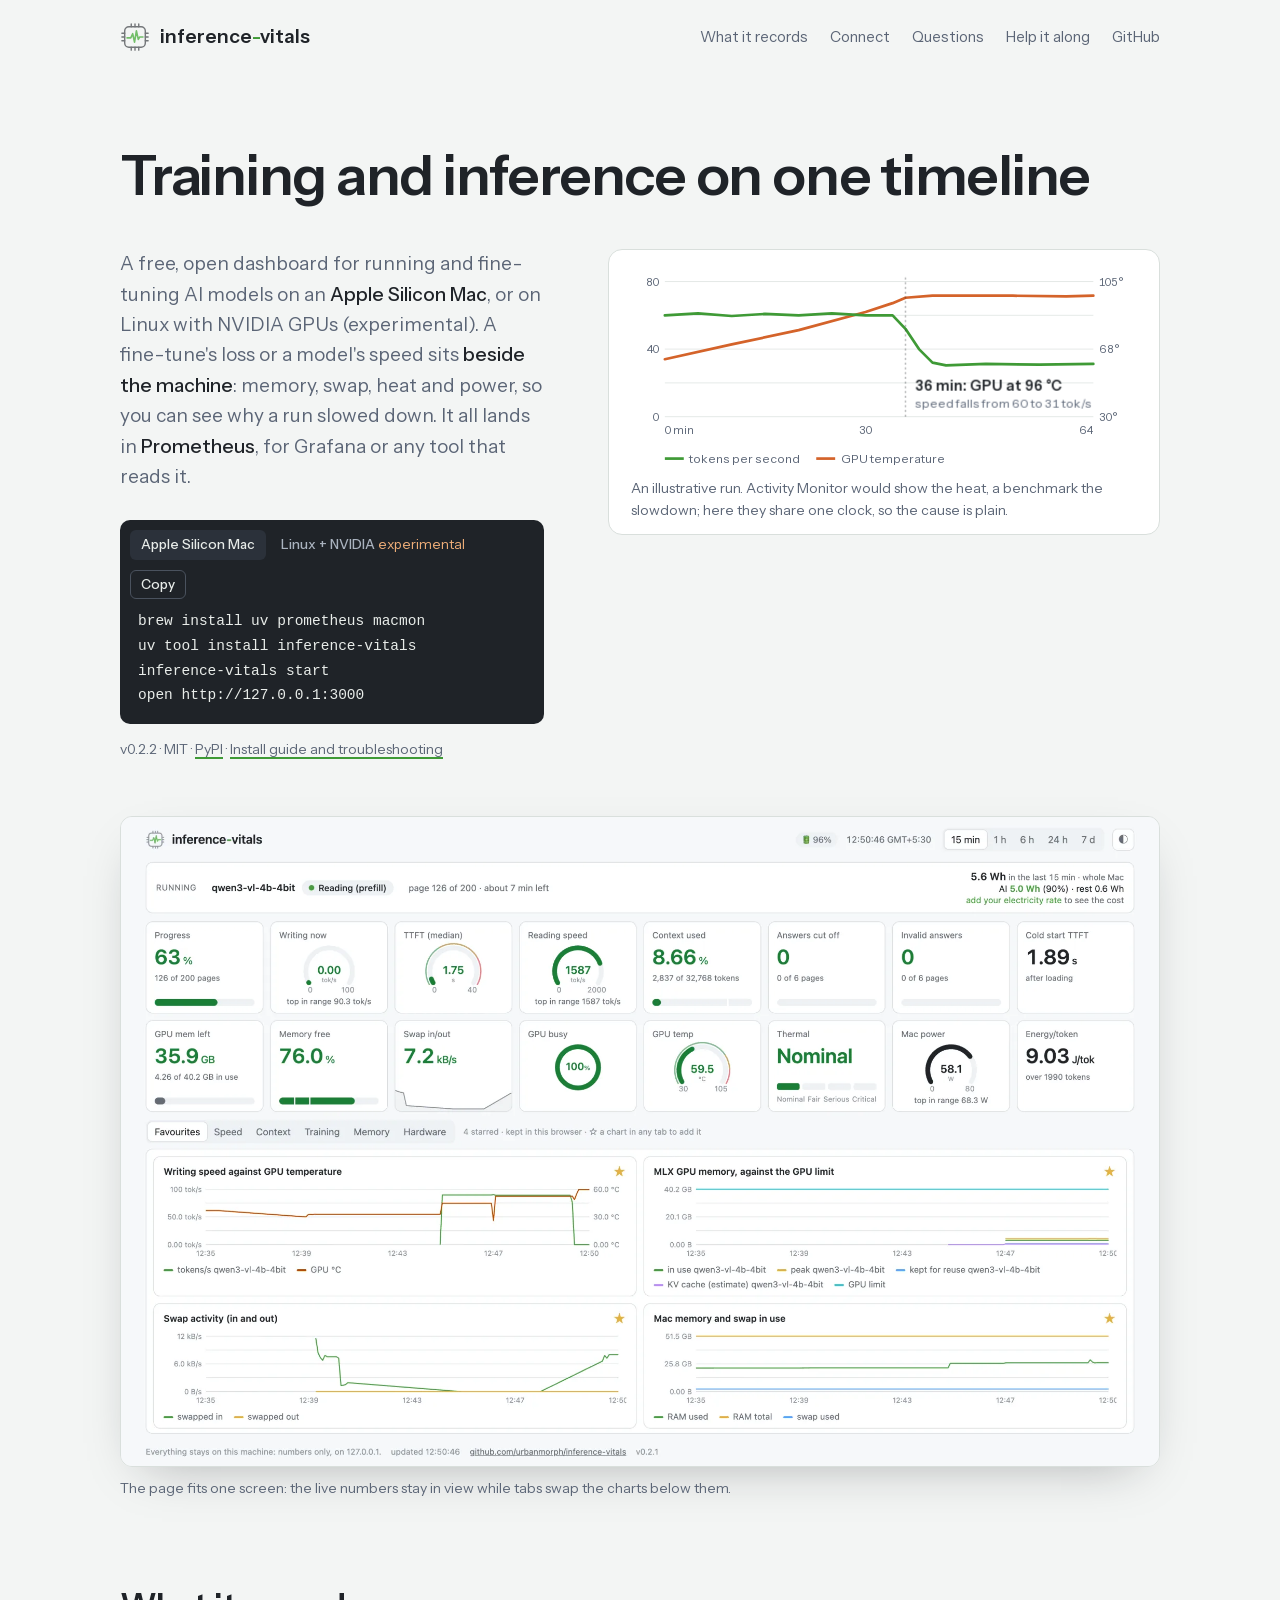
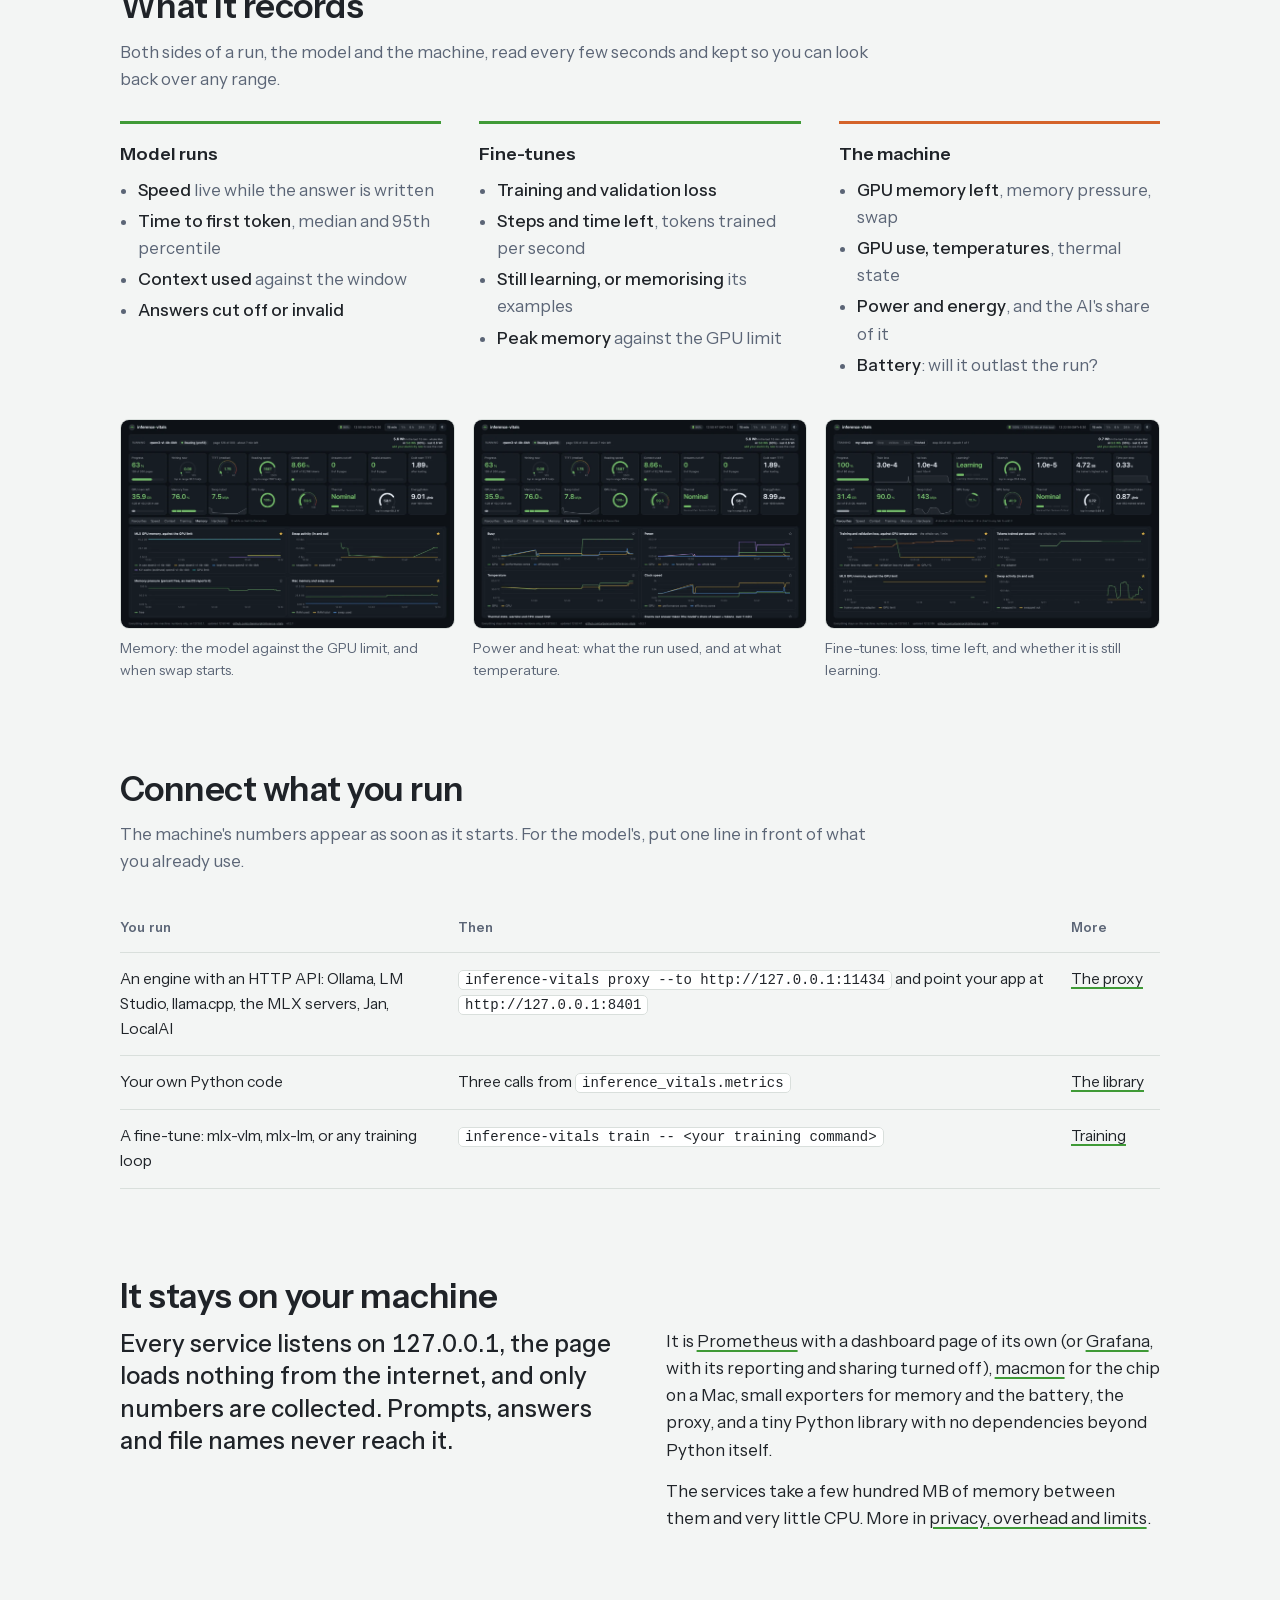
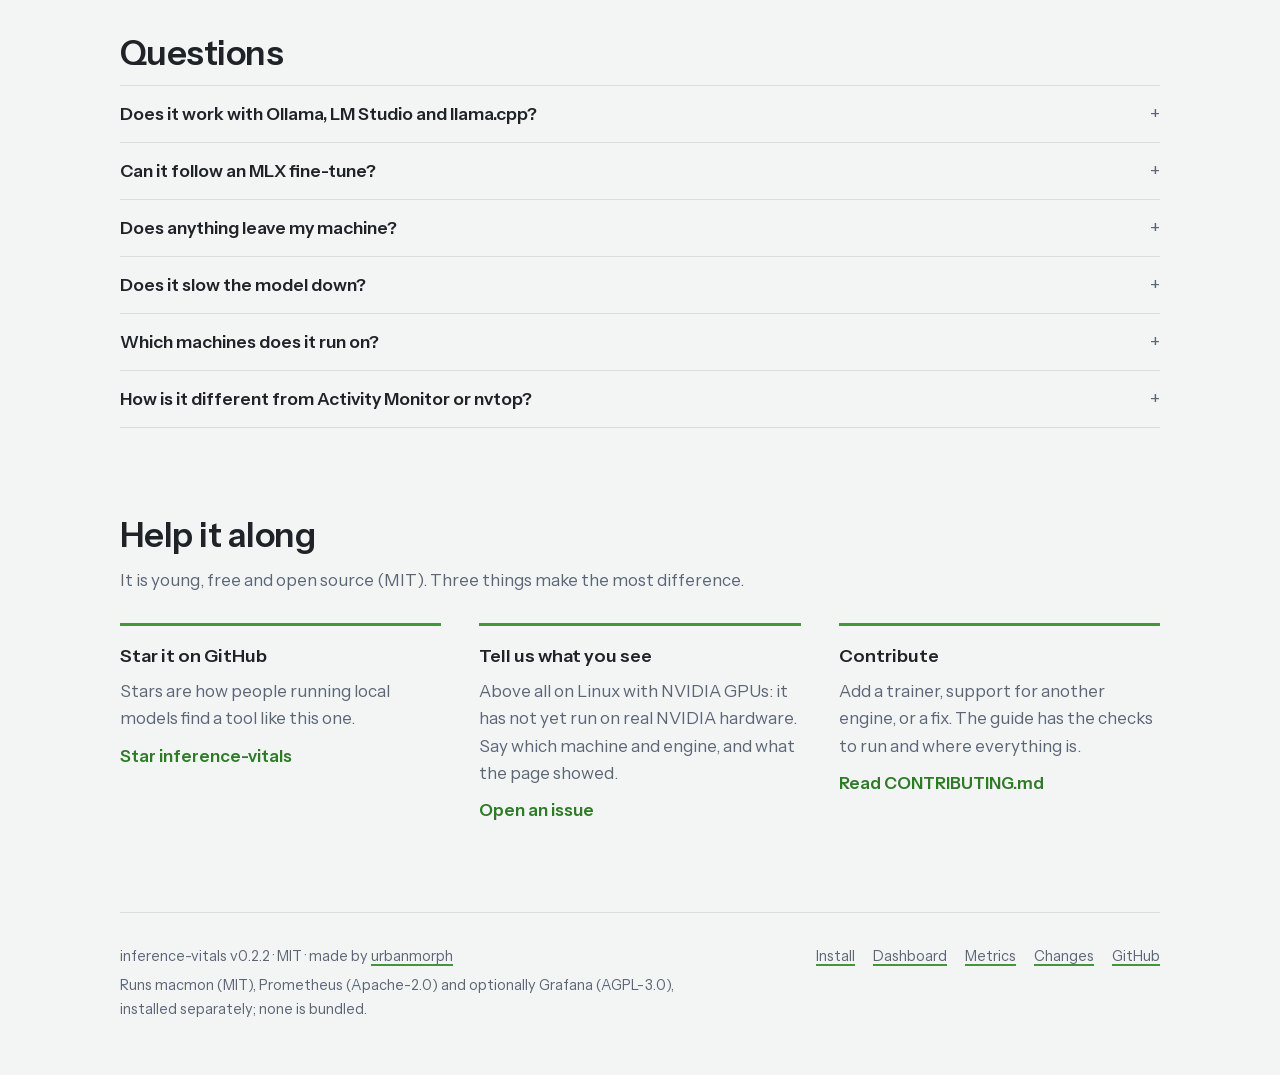
<file: site/index.html>
<!doctype html>
<html lang="en">
<head>
<meta charset="utf-8">
<meta name="viewport" content="width=device-width, initial-scale=1">
<title>inference-vitals: local training and inference on one timeline</title>
<meta name="description" content="Training and inference on one timeline: an open, Prometheus-native dashboard for local AI. Loss and tokens per second beside memory, swap, heat and power.">
<link rel="canonical" href="https://vitals.urbanmorph.com/">
<link rel="icon" href="favicon.svg" type="image/svg+xml">
<meta name="color-scheme" content="light dark">
<meta name="theme-color" content="#f3f5f4" media="(prefers-color-scheme: light)">
<meta name="theme-color" content="#14171c" media="(prefers-color-scheme: dark)">
<meta property="og:type" content="website">
<meta property="og:site_name" content="inference-vitals">
<meta property="og:title" content="inference-vitals: training and inference on one timeline">
<meta property="og:description" content="Training and inference on one timeline: a fine-tune's loss or a model's speed beside the machine's memory, swap, heat and power, kept in Prometheus. Apple Silicon; Linux with NVIDIA experimental. Free, MIT, everything stays on your machine.">
<meta property="og:url" content="https://vitals.urbanmorph.com/">
<meta property="og:image" content="https://vitals.urbanmorph.com/og.png">
<meta property="og:image:width" content="1200">
<meta property="og:image:height" content="630">
<meta name="twitter:card" content="summary_large_image">
<link rel="preload" href="fonts/instrument-sans-400.woff2" as="font" type="font/woff2" crossorigin>
<link rel="preload" href="fonts/instrument-sans-600.woff2" as="font" type="font/woff2" crossorigin>
<script type="application/ld+json">{"@context":"https://schema.org","@type":"SoftwareApplication","name":"inference-vitals","url":"https://vitals.urbanmorph.com/","description":"Training and inference on one timeline: an open, Prometheus-native local dashboard for running and fine-tuning AI models on an Apple Silicon Mac or Linux with NVIDIA GPUs. Model speed and loss beside the machine's memory, swap, heat, power and battery. Works with Ollama, LM Studio, llama.cpp, the MLX servers and your own code.","applicationCategory":"DeveloperApplication","operatingSystem":"macOS (Apple Silicon), Linux (NVIDIA, experimental)","softwareVersion":"0.2.2","license":"https://opensource.org/licenses/MIT","isAccessibleForFree":true,"offers":{"@type":"Offer","price":"0","priceCurrency":"USD"},"downloadUrl":"https://pypi.org/project/inference-vitals/","installUrl":"https://github.com/urbanmorph/inference-vitals/blob/main/docs/install.md","codeRepository":"https://github.com/urbanmorph/inference-vitals","screenshot":"https://vitals.urbanmorph.com/img/at-a-glance-dark.webp","author":{"@type":"Organization","name":"urbanmorph","url":"https://github.com/urbanmorph"},"sameAs":["https://github.com/urbanmorph/inference-vitals","https://pypi.org/project/inference-vitals/"]}</script>
<script type="application/ld+json">{"@context":"https://schema.org","@type":"FAQPage","mainEntity":[
{"@type":"Question","name":"Does it work with Ollama, LM Studio and llama.cpp?","acceptedAnswer":{"@type":"Answer","text":"Yes. Run inference-vitals proxy in front of any engine with an HTTP API (Ollama, LM Studio, llama.cpp, the MLX servers, Jan, LocalAI) and point your app at the proxy. It measures each request on its way through: speed while the answer is written, time to first token, context used, answers cut off or invalid. Your own Python code can report the same numbers with three calls."}},
{"@type":"Question","name":"Can it follow an MLX fine-tune?","acceptedAnswer":{"@type":"Answer","text":"Yes. Wrap the training command (inference-vitals train -- your command), follow its log file, or report from your own loop. It shows training and validation loss, steps and time left, tokens trained per second, peak memory against the GPU limit, and whether the model is still learning or has started memorising its examples."}},
{"@type":"Question","name":"Does anything leave my machine?","acceptedAnswer":{"@type":"Answer","text":"No. Every service listens on 127.0.0.1, the page loads nothing from the internet, and only numbers are collected: prompts, answers and file names never reach it. Configuration, history and logs stay in ~/.local/state/inference-vitals."}},
{"@type":"Question","name":"Does it slow the model down?","acceptedAnswer":{"@type":"Answer","text":"Very little. The services take a few hundred MB of memory between them and very little CPU, and an open page does nothing while its tab is hidden. For a run where speed matters, close the tab: Prometheus keeps recording, and you can look at the whole run afterwards."}},
{"@type":"Question","name":"Which machines does it run on?","acceptedAnswer":{"@type":"Answer","text":"Apple Silicon Macs (it reads the chip through macmon, which needs Apple Silicon, so not Intel Macs), and Linux with NVIDIA GPUs as an experimental option. AMD and Intel GPUs and Windows are not supported."}},
{"@type":"Question","name":"How is it different from Activity Monitor or nvtop?","acceptedAnswer":{"@type":"Answer","text":"Activity Monitor and nvtop show the machine and know nothing about models; benchmark apps time only the requests they send themselves. inference-vitals records both sides of whatever you run, the model and the machine, on the same timeline, so you can see why a run slowed down: the GPU got hot, the system started swapping, or a page was simply longer."}}]}</script>
<style>
@font-face{font-family:"Instrument Sans";src:url(fonts/instrument-sans-400.woff2) format("woff2");font-weight:400;font-display:swap}
@font-face{font-family:"Instrument Sans";src:url(fonts/instrument-sans-500.woff2) format("woff2");font-weight:500;font-display:swap}
@font-face{font-family:"Instrument Sans";src:url(fonts/instrument-sans-600.woff2) format("woff2");font-weight:600;font-display:swap}
:root{
  --bg:#f3f5f4;--surface:#ffffff;--ink:#1f2328;--muted:#5b6576;--rule:#d9dfdc;
  --speed:#3f9a36;--speed-ink:#2e7a27;--heat:#d4632a;--code-bg:#1f2328;--code-ink:#e8ece9;
  --measure:68ch;--gutter:clamp(16px,4vw,40px)
}
@media (prefers-color-scheme:dark){:root{
  --bg:#14171c;--surface:#1b1f26;--ink:#e6e9ec;--muted:#9aa3b0;--rule:#2b313a;
  --speed:#73bf69;--speed-ink:#8fd086;--heat:#f2994a;--code-bg:#0d1014;--code-ink:#e6e9ec
}}
*{box-sizing:border-box}
html{-webkit-text-size-adjust:100%}
body{margin:0;background:var(--bg);color:var(--ink);font:400 17px/1.6 "Instrument Sans",-apple-system,BlinkMacSystemFont,"Segoe UI",sans-serif;font-variant-numeric:tabular-nums}
a{color:inherit;text-decoration-color:var(--speed);text-underline-offset:3px;text-decoration-thickness:1.5px}
a:hover{color:var(--speed-ink)}
:focus-visible{outline:2px solid var(--speed);outline-offset:3px;border-radius:3px}
.wrap{max-width:1120px;margin:0 auto;padding:0 var(--gutter)}
header.top{display:flex;align-items:center;justify-content:space-between;gap:16px;padding:22px 0}
.brand{display:flex;align-items:center;gap:10px;font-weight:600;font-size:19px;text-decoration:none}
.brand svg{width:30px;height:30px}
.brand .dash{color:var(--speed)}
nav.top{display:flex;gap:22px;font-size:15px}
nav.top a{text-decoration:none;color:var(--muted)}
nav.top a:hover{color:var(--ink)}
@media (max-width:640px){nav.top a:not(.gh){display:none}}

/* the hero: the claim, the install, and the one picture of the idea */
.hero{display:grid;grid-template-columns:minmax(0,1fr) minmax(0,1.3fr);gap:clamp(24px,3.5vw,44px) clamp(28px,5vw,64px);align-items:start;padding:clamp(28px,6vw,72px) 0 clamp(32px,5vw,56px)}
@media (max-width:880px){.hero{grid-template-columns:minmax(0,1fr)}}
h1{grid-column:1/-1;font-size:clamp(34px,4.4vw,56px);line-height:1.05;letter-spacing:-.022em;font-weight:600;margin:0}
.lede{font-size:clamp(17px,1.6vw,19px);color:var(--muted);margin:0 0 28px;max-width:44ch}
.lede strong{color:var(--ink);font-weight:500}
.install{background:var(--code-bg);color:var(--code-ink);border-radius:10px;padding:10px 18px 16px;max-width:560px}
.install .bar{display:flex;justify-content:space-between;align-items:center;gap:10px;margin:0 -8px 10px;flex-wrap:wrap}
.install [role=tablist]{display:flex;gap:4px;flex-wrap:wrap}
.install button{font:500 13.5px/1 "Instrument Sans",-apple-system,sans-serif;color:#aab3bf;background:transparent;border:1px solid transparent;border-radius:6px;padding:7px 10px;cursor:pointer}
.install [role=tab][aria-selected=true]{color:var(--code-ink);background:#2b313a}
.install [role=tab]:hover,.install .copy:hover{color:var(--code-ink)}
.install .copy{border-color:#4a525e;color:var(--code-ink)}
.install .exp{font-weight:400;color:#f2b07a}
@media (max-width:560px){.install .long,.install .exp{display:none}.install .bar{flex-wrap:nowrap}}
.install pre{margin:0;font:400 14.5px/1.7 ui-monospace,"SF Mono",Menlo,Consolas,monospace;white-space:pre-wrap;overflow-wrap:anywhere}
.install .c{color:#8b95a3}
.install .exp-note{font-size:13.5px;line-height:1.5;color:#aab3bf;margin:12px 0 0}
.install .exp-note a{color:var(--code-ink)}
.install .exp-note code{font:400 12.5px ui-monospace,"SF Mono",Menlo,monospace}
.meta{margin:14px 0 0;font-size:14px;color:var(--muted)}

.trace{margin:0;background:var(--surface);border:1px solid var(--rule);border-radius:14px;padding:18px 18px 12px}
.trace figcaption{font-size:14px;color:var(--muted);margin:6px 4px 0}
.trace svg{display:block;width:100%;height:auto}
.trace .grid{stroke:var(--rule);stroke-width:1}
.trace .axis{fill:var(--muted);font-size:17px}
.trace .speed{stroke:var(--speed);stroke-width:4;fill:none;stroke-linejoin:round;stroke-linecap:round}
.trace .heat{stroke:var(--heat);stroke-width:4;fill:none;stroke-linejoin:round;stroke-linecap:round}
.trace .mark{stroke:var(--ink);stroke-width:1.25;stroke-dasharray:3 4;opacity:.55}
.trace .note{fill:var(--ink);font-size:21px;font-weight:600}
.trace .note2{fill:var(--muted);font-size:18px}
.trace .key{font-size:18px;fill:var(--muted)}
@media (prefers-reduced-motion:no-preference){
  .trace .speed,.trace .heat{stroke-dasharray:900;stroke-dashoffset:900;animation:draw 1.6s .2s ease-out forwards}
  .trace .heat{animation-delay:.35s}
  .trace .later{opacity:0;animation:show .5s 1.6s ease-out forwards}
}
@keyframes draw{to{stroke-dashoffset:0}}
@keyframes show{to{opacity:1}}

.shot{margin:0 0 clamp(48px,7vw,88px)}
.shot img{display:block;width:100%;height:auto;border-radius:12px;border:1px solid var(--rule);box-shadow:0 18px 50px -24px rgba(20,23,28,.35)}
.shot figcaption{font-size:14px;color:var(--muted);margin-top:10px}

section{padding:0 0 clamp(48px,7vw,88px)}
h2{font-size:clamp(26px,3vw,34px);line-height:1.15;letter-spacing:-.015em;font-weight:600;margin:0 0 12px}
h2 + p{color:var(--muted);max-width:var(--measure);margin:0 0 28px}
h3{font-size:18px;font-weight:600;margin:0 0 8px}

/* what it records: three columns, each topped by the line colour it draws in */
.records{display:grid;grid-template-columns:repeat(3,minmax(0,1fr));gap:clamp(20px,3vw,40px)}
@media (max-width:820px){.records{grid-template-columns:1fr}}
.records > div{border-top:3px solid var(--rule);padding-top:16px}
.records > div.m{border-top-color:var(--speed)}
.records > div.h{border-top-color:var(--heat)}
.records ul{margin:0;padding-left:18px;color:var(--muted)}
.records li{margin:4px 0}
.records li strong{color:var(--ink);font-weight:500}

.views{display:grid;grid-template-columns:repeat(3,minmax(0,1fr));gap:18px;margin-top:36px}
@media (max-width:820px){.views{grid-template-columns:1fr}}
.views figure{margin:0}
.views img{display:block;width:100%;height:auto;border-radius:9px;border:1px solid var(--rule)}
.views figcaption{font-size:14px;color:var(--muted);margin-top:8px}

table.connect{width:100%;border-collapse:collapse;font-size:15.5px}
table.connect th,table.connect td{text-align:left;vertical-align:top;padding:14px 16px 14px 0;border-bottom:1px solid var(--rule)}
table.connect td:last-child{white-space:nowrap}
table.connect th{font-size:13px;font-weight:600;color:var(--muted);letter-spacing:.01em}
table.connect code{font:400 14px/1.5 ui-monospace,"SF Mono",Menlo,Consolas,monospace;background:var(--surface);border:1px solid var(--rule);border-radius:5px;padding:1px 6px;white-space:nowrap}
@media (max-width:720px){table.connect thead{display:none}table.connect tr{display:block;border-bottom:1px solid var(--rule);padding:10px 0}table.connect td{display:block;border:0;padding:3px 0}table.connect code{white-space:normal}}

.private{display:grid;grid-template-columns:minmax(0,1fr) minmax(0,1fr);gap:clamp(20px,4vw,56px);align-items:start}
@media (max-width:820px){.private{grid-template-columns:1fr}}
.private p{margin:0 0 14px;max-width:var(--measure)}
.private .big{font-size:clamp(20px,2.2vw,24px);line-height:1.35;font-weight:500}

details{border-bottom:1px solid var(--rule);padding:14px 0}
details:first-of-type{border-top:1px solid var(--rule)}
summary{cursor:pointer;font-weight:600;font-size:17.5px;list-style:none;display:flex;justify-content:space-between;gap:16px}
summary::-webkit-details-marker{display:none}
summary::after{content:"+";color:var(--muted);font-weight:400}
details[open] summary::after{content:"\2212"}
details p{margin:10px 0 2px;color:var(--muted);max-width:var(--measure)}
details code{font:400 14.5px ui-monospace,"SF Mono",Menlo,Consolas,monospace}

.help{display:grid;grid-template-columns:repeat(3,minmax(0,1fr));gap:clamp(20px,3vw,40px)}
@media (max-width:820px){.help{grid-template-columns:1fr}}
.help > div{border-top:3px solid var(--speed);padding-top:16px}
.help p{margin:0 0 10px;color:var(--muted)}
.help a.go{font-weight:600;text-decoration:none;color:var(--speed-ink)}
.help a.go:hover{text-decoration:underline}

footer{border-top:1px solid var(--rule);padding:32px 0 48px;font-size:14.5px;color:var(--muted)}
footer .cols{display:flex;flex-wrap:wrap;gap:12px 40px;justify-content:space-between}
footer ul{list-style:none;margin:0;padding:0;display:flex;flex-wrap:wrap;gap:6px 18px}
footer p{margin:0 0 6px;max-width:60ch}
</style>
</head>
<body>
<div class="wrap">
<header class="top">
  <a class="brand" href="./" aria-label="inference-vitals home">
    <svg viewBox="0 0 64 64" aria-hidden="true"><g fill="none" stroke-linecap="round" stroke-linejoin="round"><g stroke="currentColor" stroke-width="3" opacity=".6"><line x1="24" y1="4" x2="24" y2="10"/><line x1="24" y1="54" x2="24" y2="60"/><line x1="32" y1="4" x2="32" y2="10"/><line x1="32" y1="54" x2="32" y2="60"/><line x1="40" y1="4" x2="40" y2="10"/><line x1="40" y1="54" x2="40" y2="60"/><line x1="4" y1="24" x2="10" y2="24"/><line x1="54" y1="24" x2="60" y2="24"/><line x1="4" y1="32" x2="10" y2="32"/><line x1="54" y1="32" x2="60" y2="32"/><line x1="4" y1="40" x2="10" y2="40"/><line x1="54" y1="40" x2="60" y2="40"/><rect x="10" y="10" width="44" height="44" rx="9"/></g><polyline stroke="#73BF69" stroke-width="3.5" points="15,34 23,34 27,25 31,43 35,19 39,37 42,32 49,32"/></g></svg>
    <span>inference<span class="dash">-</span>vitals</span>
  </a>
  <nav class="top" aria-label="Sections">
    <a href="#records">What it records</a>
    <a href="#connect">Connect</a>
    <a href="#faq">Questions</a>
    <a href="#help">Help it along</a>
    <a class="gh" href="https://github.com/urbanmorph/inference-vitals">GitHub</a>
  </nav>
</header>

<main>
<div class="hero">
  <h1>Training and inference on one timeline</h1>
  <div>
    <p class="lede">A free, open dashboard for running and fine-tuning AI models on an <strong>Apple Silicon Mac</strong>, or on Linux with NVIDIA GPUs (experimental). A fine-tune's loss or a model's speed sits <strong>beside the machine</strong>: memory, swap, heat and power, so you can see why a run slowed down. It all lands in <strong>Prometheus</strong>, for Grafana or any tool that reads it.</p>
    <div class="install">
      <div class="bar">
        <div role="tablist" aria-label="Your machine">
          <button type="button" role="tab" id="tab-mac" aria-selected="true" aria-controls="panel-mac"><span class="long">Apple Silicon </span>Mac</button>
          <button type="button" role="tab" id="tab-linux" aria-selected="false" aria-controls="panel-linux" tabindex="-1">Linux + NVIDIA <span class="exp">experimental</span></button>
        </div>
        <button type="button" class="copy">Copy</button>
      </div>
      <div role="tabpanel" id="panel-mac" aria-labelledby="tab-mac"><pre id="install-mac"><code>brew install uv prometheus macmon
uv tool install inference-vitals
inference-vitals start
open http://127.0.0.1:3000</code></pre></div>
      <div role="tabpanel" id="panel-linux" aria-labelledby="tab-linux" hidden><pre id="install-linux"><code><span class="c"># needs the NVIDIA driver (nvidia-smi) and uv</span>
<span class="c"># Prometheus: Debian/Ubuntu, or the release from prometheus.io</span>
sudo apt install prometheus
<span class="c"># only if the package started a service of its own</span>
sudo systemctl disable --now prometheus
uv tool install inference-vitals
inference-vitals start
xdg-open http://127.0.0.1:3000</code></pre>
        <p class="exp-note">Experimental: tested against recorded <code>nvidia-smi</code> output and in a container, not yet on real NVIDIA hardware. If you try it, <a href="https://github.com/urbanmorph/inference-vitals/issues/new">tell us what you see</a>.</p>
      </div>
    </div>
    <p class="meta">v0.2.2 · MIT · <a href="https://pypi.org/project/inference-vitals/">PyPI</a> · <a href="https://github.com/urbanmorph/inference-vitals/blob/main/docs/install.md">Install guide and troubleshooting</a></p>
  </div>

  <figure class="trace" aria-labelledby="trace-cap">
    <svg viewBox="0 0 760 300" role="img" aria-label="Tokens per second hold near 60 until the GPU passes 95 °C at 36 minutes, then fall to about 31.">
      <g class="grid">
        <line x1="56" y1="20" x2="690" y2="20"/><line x1="56" y1="70" x2="690" y2="70"/><line x1="56" y1="120" x2="690" y2="120"/><line x1="56" y1="170" x2="690" y2="170"/><line x1="56" y1="220" x2="690" y2="220"/>
      </g>
      <g class="axis">
        <text x="48" y="26" text-anchor="end">80</text><text x="48" y="126" text-anchor="end">40</text><text x="48" y="226" text-anchor="end">0</text>
        <text x="698" y="26">105°</text><text x="698" y="126">68°</text><text x="698" y="226">30°</text>
        <text x="56" y="246">0 min</text><text x="353" y="246" text-anchor="middle">30</text><text x="690" y="246" text-anchor="end">64</text>
      </g>
      <polyline class="heat" points="56,135 155,113 254,92 353,65 393,52 412,44 452,41 571,41 650,42 690,41"/>
      <polyline class="speed" points="56,70 105,67 155,71 204,68 254,70 303,67 353,70 393,70 412,90 432,120 452,140 472,144 531,142 610,143 690,142"/>
      <g class="later">
        <line class="mark" x1="412" y1="14" x2="412" y2="220"/>
        <text class="note" x="426" y="182">36 min: GPU at 96 °C</text>
        <text class="note2" x="426" y="207">speed falls from 60 to 31 tok/s</text>
      </g>
      <g class="key">
        <line x1="56" y1="282" x2="84" y2="282" stroke="var(--speed)" stroke-width="4"/><text x="92" y="288">tokens per second</text>
        <line x1="280" y1="282" x2="308" y2="282" stroke="var(--heat)" stroke-width="4"/><text x="316" y="288">GPU temperature</text>
      </g>
    </svg>
    <figcaption id="trace-cap">An illustrative run. Activity Monitor would show the heat, a benchmark the slowdown; here they share one clock, so the cause is plain.</figcaption>
  </figure>
</div>

<figure class="shot">
  <picture>
    <source srcset="img/at-a-glance-dark.webp" media="(prefers-color-scheme: dark)">
    <img src="img/at-a-glance-light.webp" width="2000" height="1250" alt="The inference-vitals dashboard during a run: progress, writing and reading speed, time to first token, context used, GPU memory, swap, GPU temperature, thermal state and power, with charts of speed against temperature and memory against the GPU limit.">
  </picture>
  <figcaption>The page fits one screen: the live numbers stay in view while tabs swap the charts below them.</figcaption>
</figure>

<section id="records" aria-labelledby="records-h">
  <h2 id="records-h">What it records</h2>
  <p>Both sides of a run, the model and the machine, read every few seconds and kept so you can look back over any range.</p>
  <div class="records">
    <div class="m">
      <h3>Model runs</h3>
      <ul>
        <li><strong>Speed</strong> live while the answer is written</li>
        <li><strong>Time to first token</strong>, median and 95th percentile</li>
        <li><strong>Context used</strong> against the window</li>
        <li><strong>Answers cut off or invalid</strong></li>
      </ul>
    </div>
    <div class="m">
      <h3>Fine-tunes</h3>
      <ul>
        <li><strong>Training and validation loss</strong></li>
        <li><strong>Steps and time left</strong>, tokens trained per second</li>
        <li><strong>Still learning, or memorising</strong> its examples</li>
        <li><strong>Peak memory</strong> against the GPU limit</li>
      </ul>
    </div>
    <div class="h">
      <h3>The machine</h3>
      <ul>
        <li><strong>GPU memory left</strong>, memory pressure, swap</li>
        <li><strong>GPU use, temperatures</strong>, thermal state</li>
        <li><strong>Power and energy</strong>, and the AI's share of it</li>
        <li><strong>Battery</strong>: will it outlast the run?</li>
      </ul>
    </div>
  </div>
  <div class="views">
    <figure><img src="img/memory.webp" width="1400" height="875" loading="lazy" alt="Memory tab: the model's GPU memory against the GPU limit, memory pressure and swap over time."><figcaption>Memory: the model against the GPU limit, and when swap starts.</figcaption></figure>
    <figure><img src="img/power.webp" width="1400" height="875" loading="lazy" alt="Hardware tab: GPU and CPU power, temperatures and the energy used by the run."><figcaption>Power and heat: what the run used, and at what temperature.</figcaption></figure>
    <figure><img src="img/training-dark.webp" width="1400" height="875" loading="lazy" alt="Training mode: training and validation loss, steps left and tokens trained per second during a fine-tune."><figcaption>Fine-tunes: loss, time left, and whether it is still learning.</figcaption></figure>
  </div>
</section>

<section id="connect" aria-labelledby="connect-h">
  <h2 id="connect-h">Connect what you run</h2>
  <p>The machine's numbers appear as soon as it starts. For the model's, put one line in front of what you already use.</p>
  <table class="connect">
    <thead><tr><th scope="col">You run</th><th scope="col">Then</th><th scope="col">More</th></tr></thead>
    <tbody>
      <tr><td>An engine with an HTTP API: Ollama, LM Studio, llama.cpp, the MLX servers, Jan, LocalAI</td><td><code>inference-vitals proxy --to http://127.0.0.1:11434</code> and point your app at <code>http://127.0.0.1:8401</code></td><td><a href="https://github.com/urbanmorph/inference-vitals/blob/main/docs/connect.md#any-engine-with-an-http-api-the-proxy">The proxy</a></td></tr>
      <tr><td>Your own Python code</td><td>Three calls from <code>inference_vitals.metrics</code></td><td><a href="https://github.com/urbanmorph/inference-vitals/blob/main/docs/connect.md#your-own-python-code-the-library">The library</a></td></tr>
      <tr><td>A fine-tune: mlx-vlm, mlx-lm, or any training loop</td><td><code>inference-vitals train -- &lt;your training command&gt;</code></td><td><a href="https://github.com/urbanmorph/inference-vitals/blob/main/docs/training.md">Training</a></td></tr>
    </tbody>
  </table>
</section>

<section id="private" aria-labelledby="private-h">
  <h2 id="private-h">It stays on your machine</h2>
  <div class="private">
    <p class="big">Every service listens on 127.0.0.1, the page loads nothing from the internet, and only numbers are collected. Prompts, answers and file names never reach it.</p>
    <div>
      <p>It is <a href="https://prometheus.io">Prometheus</a> with a dashboard page of its own (or <a href="https://grafana.com">Grafana</a>, with its reporting and sharing turned off), <a href="https://github.com/vladkens/macmon">macmon</a> for the chip on a Mac, small exporters for memory and the battery, the proxy, and a tiny Python library with no dependencies beyond Python itself.</p>
      <p>The services take a few hundred MB of memory between them and very little CPU. More in <a href="https://github.com/urbanmorph/inference-vitals/blob/main/docs/limits.md">privacy, overhead and limits</a>.</p>
    </div>
  </div>
</section>

<section id="faq" aria-labelledby="faq-h">
  <h2 id="faq-h">Questions</h2>
  <details><summary>Does it work with Ollama, LM Studio and llama.cpp?</summary><p>Yes. Run <code>inference-vitals proxy</code> in front of any engine with an HTTP API (Ollama, LM Studio, llama.cpp, the MLX servers, Jan, LocalAI) and point your app at the proxy. It measures each request on its way through: speed while the answer is written, time to first token, context used, answers cut off or invalid. Your own Python code can report the same numbers with three calls.</p></details>
  <details><summary>Can it follow an MLX fine-tune?</summary><p>Yes. Wrap the training command (<code>inference-vitals train -- your command</code>), follow its log file, or report from your own loop. It shows training and validation loss, steps and time left, tokens trained per second, peak memory against the GPU limit, and whether the model is still learning or has started memorising its examples.</p></details>
  <details><summary>Does anything leave my machine?</summary><p>No. Every service listens on 127.0.0.1, the page loads nothing from the internet, and only numbers are collected: prompts, answers and file names never reach it. Configuration, history and logs stay in <code>~/.local/state/inference-vitals</code>.</p></details>
  <details><summary>Does it slow the model down?</summary><p>Very little. The services take a few hundred MB of memory between them and very little CPU, and an open page does nothing while its tab is hidden. For a run where speed matters, close the tab: Prometheus keeps recording, and you can look at the whole run afterwards.</p></details>
  <details><summary>Which machines does it run on?</summary><p>Apple Silicon Macs (it reads the chip through macmon, which needs Apple Silicon, so not Intel Macs), and Linux with NVIDIA GPUs as an experimental option. AMD and Intel GPUs and Windows are not supported.</p></details>
  <details><summary>How is it different from Activity Monitor or nvtop?</summary><p>Activity Monitor and nvtop show the machine and know nothing about models; benchmark apps time only the requests they send themselves. inference-vitals records both sides of whatever you run, the model and the machine, on the same timeline, so you can see why a run slowed down: the GPU got hot, the system started swapping, or a page was simply longer.</p></details>
</section>

<section id="help" aria-labelledby="help-h">
  <h2 id="help-h">Help it along</h2>
  <p>It is young, free and open source (MIT). Three things make the most difference.</p>
  <div class="help">
    <div>
      <h3>Star it on GitHub</h3>
      <p>Stars are how people running local models find a tool like this one.</p>
      <a class="go" href="https://github.com/urbanmorph/inference-vitals">Star inference-vitals</a>
    </div>
    <div>
      <h3>Tell us what you see</h3>
      <p>Above all on Linux with NVIDIA GPUs: it has not yet run on real NVIDIA hardware. Say which machine and engine, and what the page showed.</p>
      <a class="go" href="https://github.com/urbanmorph/inference-vitals/issues/new">Open an issue</a>
    </div>
    <div>
      <h3>Contribute</h3>
      <p>Add a trainer, support for another engine, or a fix. The guide has the checks to run and where everything is.</p>
      <a class="go" href="https://github.com/urbanmorph/inference-vitals/blob/main/CONTRIBUTING.md">Read CONTRIBUTING.md</a>
    </div>
  </div>
</section>
</main>

<footer>
  <div class="cols">
    <div>
      <p>inference-vitals v0.2.2 · MIT · made by <a href="https://github.com/urbanmorph">urbanmorph</a></p>
      <p>Runs macmon (MIT), Prometheus (Apache-2.0) and optionally Grafana (AGPL-3.0), installed separately; none is bundled.</p>
    </div>
    <ul aria-label="Documentation">
      <li><a href="https://github.com/urbanmorph/inference-vitals/blob/main/docs/install.md">Install</a></li>
      <li><a href="https://github.com/urbanmorph/inference-vitals/blob/main/docs/dashboard.md">Dashboard</a></li>
      <li><a href="https://github.com/urbanmorph/inference-vitals/blob/main/docs/metrics.md">Metrics</a></li>
      <li><a href="https://github.com/urbanmorph/inference-vitals/blob/main/CHANGELOG.md">Changes</a></li>
      <li><a href="https://github.com/urbanmorph/inference-vitals">GitHub</a></li>
    </ul>
  </div>
</footer>
</div>
<script>
const tabs = [...document.querySelectorAll(".install [role=tab]")];
const pick = (t) => tabs.forEach((x) => {
  const on = x === t;
  x.setAttribute("aria-selected", on); x.tabIndex = on ? 0 : -1;
  document.getElementById(x.getAttribute("aria-controls")).hidden = !on;
});
tabs.forEach((t, i) => {
  t.addEventListener("click", () => pick(t));
  t.addEventListener("keydown", (e) => {
    const k = { ArrowRight: 1, ArrowLeft: -1 }[e.key];
    if (k) { const n = tabs[(i + k + tabs.length) % tabs.length]; pick(n); n.focus(); }
  });
});
document.querySelector(".install .copy").addEventListener("click", async (e) => {
  const b = e.currentTarget, pre = document.querySelector(".install [role=tabpanel]:not([hidden]) pre");
  const text = pre.textContent.split("\n").filter((l) => !l.trim().startsWith("#")).map((l) => l.replace(/\s+#.*$/, "")).join("\n");
  try { await navigator.clipboard.writeText(text); b.textContent = "Copied"; }
  catch { b.textContent = "Select and copy"; }
  setTimeout(() => (b.textContent = "Copy"), 1600);
});
</script>
<!-- Cloudflare Web Analytics: page views only, no cookies -->
<script type="module" src="https://static.cloudflareinsights.com/beacon.min.js" data-cf-beacon='{"token": "0bb15f1bbc284b3ba19a66752af2f54b"}'></script>
</body>
</html>
</file>
